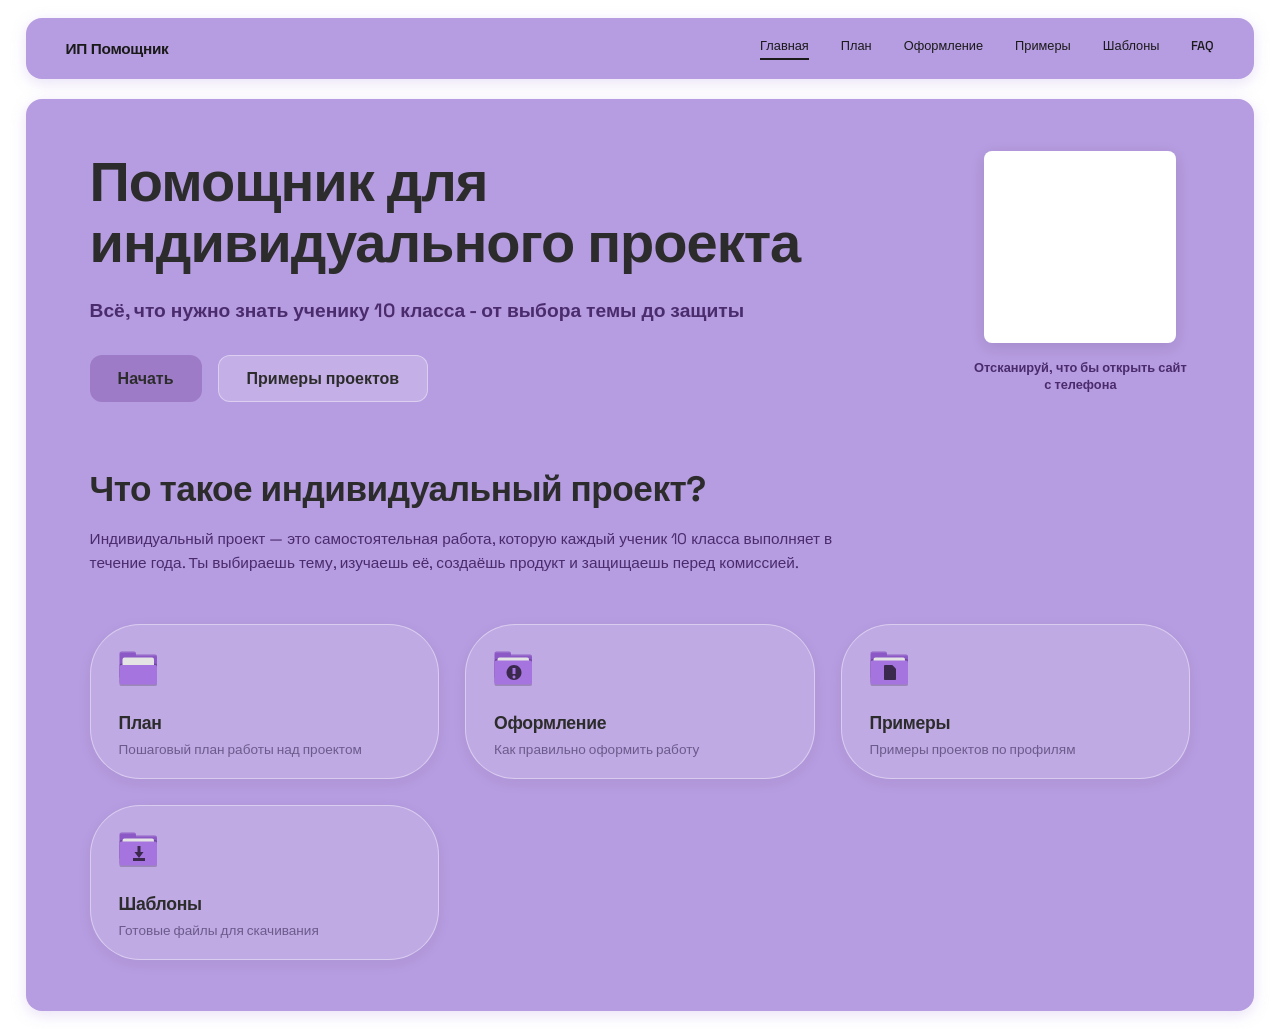
<file: index.html>
<!DOCTYPE html>
<html lang="ru">
<head>
    <meta charset="UTF-8">
    <meta name="viewport" content="width=device-width, initial-scale=1.0">
    <title>ИП Помощник - Главная</title>
    <link rel="preconnect" href="https://fonts.googleapis.com">
    <link rel="preconnect" href="https://fonts.gstatic.com" crossorigin>
    <link href="https://fonts.googleapis.com/css2?family=Space+Grotesk:wght@400;500;600;700&display=swap" rel="stylesheet">
    <link rel="stylesheet" href="style.css">
</head>
<body>

    <div class="app-wrapper">
        
        <!-- Шапка сайта -->
        <header class="header-card">
            <div class="logo">ИП Помощник</div>
            <nav class="navigation">
                <a href="index.html" class="active">Главная</a>
                <a href="#">План</a>
                <a href="#">Оформление</a>
                <a href="#">Примеры</a>
                <a href="templates.html">Шаблоны</a>
                <a href="#">FAQ</a>
            </nav>
        </header>

        <!-- Основной контент -->
        <main class="content-card">
            
            <!-- Верхний блок: Заголовок + Кнопки + Пустой квадрат -->
            <div class="hero-section">
                <div class="hero-text">
                    <h1>Помощник для индивидуального проекта</h1>
                    <p class="subtitle">Всё, что нужно знать ученику 10 класса - от выбора темы до защиты</p>
                    
                    <div class="buttons-group">
                        <button class="btn btn-primary">Начать</button>
                        <button class="btn btn-secondary">Примеры проектов</button>
                    </div>
                </div>
                
                <div class="hero-square">
                    <!-- Пустой белый квадрат на месте QR-кода -->
                    <div class="empty-square"></div>
                    <p class="square-text">Отсканируй, что бы открыть сайт с телефона</p>
                </div>
            </div>

            <!-- Блок: Что такое индивидуальный проект? -->
            <div class="info-section">
                <h2>Что такое индивидуальный проект?</h2>
                <p>Индивидуальный проект — это самостоятельная работа, которую каждый ученик 10 класса выполняет в течение года. Ты выбираешь тему, изучаешь её, создаёшь продукт и защищаешь перед комиссией.</p>
            </div>

            <!-- Сетка с навигационными карточками (Плашки) -->
            <div class="grid-container home-grid">
                
                <!-- План -->
                <a href="#" class="card home-card">
                    <div class="card-icon">
                        <svg viewBox="0 0 32 32" xmlns="http://www.w3.org/2000/svg">
                            <rect style="opacity:0.2" width="25" height="13" x="3" y="15" rx="1.25" ry="1.25"/>
                            <path style="fill:#8b58c5" d="M 3,21.75 C 3,22.442 3.5575,23 4.25,23 H 26.75 C 27.442,23 28,22.442 28,21.75 V 8.25 C 28,7.5575 27.442,7 26.75,7 H 14 V 6.25 C 14,5.5575 13.443,5 12.75,5 H 4.25 C 3.5575,5 3,5.5575 3,6.25"/>
                            <rect style="opacity:0.2" width="25" height="13" x="3" y="13" rx="1.25" ry="1.25"/>
                            <rect style="fill:#e4e4e4" width="21" height="10" x="5" y="9" rx="1.25" ry="1.25"/>
                            <rect style="fill:#a674de" width="25" height="13" x="3" y="14" rx="1.25" ry="1.25"/>
                            <path style="opacity:0.1;fill:#ffffff" d="M 4.25,5 C 3.557,5 3,5.5575 3,6.25 V 7.25 C 3,6.5575 3.557,6 4.25,6 H 12.75 C 13.443,6 14,6.5575 14,7.25 V 8 H 26.75 C 27.442,8 28,8.5575 28,9.25 V 8.25 C 28,7.5575 27.442,7 26.75,7 H 14 V 6.25 C 14,5.5575 13.443,5 12.75,5 Z"/>
                        </svg>
                    </div>
                    <div class="card-text">
                        <h3>План</h3>
                        <p>Пошаговый план работы над проектом</p>
                    </div>
                </a>

                <!-- Оформление -->
                <a href="#" class="card home-card">
                    <div class="card-icon">
                        <svg viewBox="0 0 32 32" xmlns="http://www.w3.org/2000/svg">
                            <rect style="opacity:0.2" width="25" height="16" x="3" y="12" rx="1.25" ry="1.25"/>
                            <path style="fill:#8b58c5" d="M 3,21.75 C 3,22.442 3.5575,23 4.25,23 H 26.75 C 27.442,23 28,22.442 28,21.75 V 8.25 C 28,7.5575 27.442,7 26.75,7 H 14 V 6.25 C 14,5.5575 13.443,5 12.75,5 H 4.25 C 3.5575,5 3,5.5575 3,6.25"/>
                            <rect style="opacity:0.2" width="25" height="16" x="3" y="10" rx="1.25" ry="1.25"/>
                            <rect style="fill:#e4e4e4" width="21" height="10" x="5" y="9" rx="1.25" ry="1.25"/>
                            <rect style="fill:#a674de" width="25" height="16" x="3" y="11" rx="1.25" ry="1.25"/>
                            <path style="opacity:0.1;fill:#ffffff" d="M 4.25 5 C 3.5575 5 3 5.5575 3 6.25 L 3 7.25 C 3 6.5575 3.5575 6 4.25 6 L 12.75 6 C 13.443 6 14 6.5575 14 7.25 L 14 8 L 26.75 8 C 27.442 8 28 8.5575 28 9.25 L 28 8.25 C 28 7.5575 27.442 7 26.75 7 L 14 7 L 14 6.25 C 14 5.5575 13.443 5 12.75 5 L 4.25 5 z"/>
                            <path style="fill:#3a284d" d="M 16,14 C 13.239,14 11,16.239 11,19 11,21.761 13.239,24 16,24 18.761,24 21,21.761 21,19 21,16.239 18.761,14 16,14 Z M 15,16 H 17 V 20 H 15 Z M 16,21 C 16.552,21 17,21.448 17,22 17,22.552 16.552,23 16,23 15.448,23 15,22.552 15,22 15,21.448 15.448,21 16,21 Z"/>
                        </svg>
                    </div>
                    <div class="card-text">
                        <h3>Оформление</h3>
                        <p>Как правильно оформить работу</p>
                    </div>
                </a>

                <!-- Примеры -->
                <a href="#" class="card home-card">
                    <div class="card-icon">
                        <svg viewBox="0 0 32 32" xmlns="http://www.w3.org/2000/svg">
                            <rect style="opacity:0.2" width="25" height="16" x="3" y="12" rx="1.25" ry="1.25"/>
                            <path style="fill:#8b58c5" d="M 3,21.75 C 3,22.442 3.5575,23 4.25,23 H 26.75 C 27.442,23 28,22.442 28,21.75 V 8.25 C 28,7.5575 27.442,7 26.75,7 H 14 V 6.25 C 14,5.5575 13.443,5 12.75,5 H 4.25 C 3.5575,5 3,5.5575 3,6.25"/>
                            <rect style="opacity:0.2" width="25" height="16" x="3" y="10" rx="1.25" ry="1.25"/>
                            <rect style="fill:#e4e4e4" width="21" height="10" x="5" y="9" rx="1.25" ry="1.25"/>
                            <rect style="fill:#a674de" width="25" height="16" x="3" y="11" rx="1.25" ry="1.25"/>
                            <path style="opacity:0.1;fill:#ffffff" d="M 4.25 5 C 3.5575 5 3 5.5575 3 6.25 L 3 7.25 C 3 6.5575 3.5575 6 4.25 6 L 12.75 6 C 13.443 6 14 6.5575 14 7.25 L 14 8 L 26.75 8 C 27.442 8 28 8.5575 28 9.25 L 28 8.25 C 28 7.5575 27.442 7 26.75 7 L 14 7 L 14 6.25 C 14 5.5575 13.443 5 12.75 5 L 4.25 5 z"/>
                            <path style="fill:#3a284d" d="M 12.75,14 C 12.334,14 12,14.334 12,14.75 V 23.25 C 12,23.666 12.334,24 12.75,24 H 19.25 C 19.666,24 20,23.666 20,23.25 V 16.5 L 17.5,14 Z"/>
                        </svg>
                    </div>
                    <div class="card-text">
                        <h3>Примеры</h3>
                        <p>Примеры проектов по профилям</p>
                    </div>
                </a>

                <!-- Шаблоны (ведет на вторую страницу) -->
                <a href="templates.html" class="card home-card">
                    <div class="card-icon">
                        <svg viewBox="0 0 32 32" xmlns="http://www.w3.org/2000/svg">
                            <rect style="opacity:0.2" width="25" height="16" x="3" y="12" rx="1.25" ry="1.25"/>
                            <path style="fill:#8b58c5" d="M 3,21.75 C 3,22.442 3.5575,23 4.25,23 H 26.75 C 27.442,23 28,22.442 28,21.75 V 8.25 C 28,7.5575 27.442,7 26.75,7 H 14 V 6.25 C 14,5.5575 13.443,5 12.75,5 H 4.25 C 3.5575,5 3,5.5575 3,6.25"/>
                            <rect style="opacity:0.2" width="25" height="16" x="3" y="10" rx="1.25" ry="1.25"/>
                            <rect style="fill:#e4e4e4" width="21" height="10" x="5" y="9" rx="1.25" ry="1.25"/>
                            <rect style="fill:#a674de" width="25" height="16" x="3" y="11" rx="1.25" ry="1.25"/>
                            <path style="opacity:0.1;fill:#ffffff" d="M 4.25 5 C 3.5575 5 3 5.5575 3 6.25 L 3 7.25 C 3 6.5575 3.5575 6 4.25 6 L 12.75 6 C 13.443 6 14 6.5575 14 7.25 L 14 8 L 26.75 8 C 27.442 8 28 8.5575 28 9.25 L 28 8.25 C 28 7.5575 27.442 7 26.75 7 L 14 7 L 14 6.25 C 14 5.5575 13.443 5 12.75 5 L 4.25 5 z"/>
                            <path style="fill:#3a284d" d="M 15,14 V 18 H 13 L 16,22 19,18 H 17 V 14 Z M 12,22 V 24 H 20 V 22 Z"/>
                        </svg>
                    </div>
                    <div class="card-text">
                        <h3>Шаблоны</h3>
                        <p>Готовые файлы для скачивания</p>
                    </div>
                </a>

            </div>
        </main>
    </div>

</body>
</html>
</file>
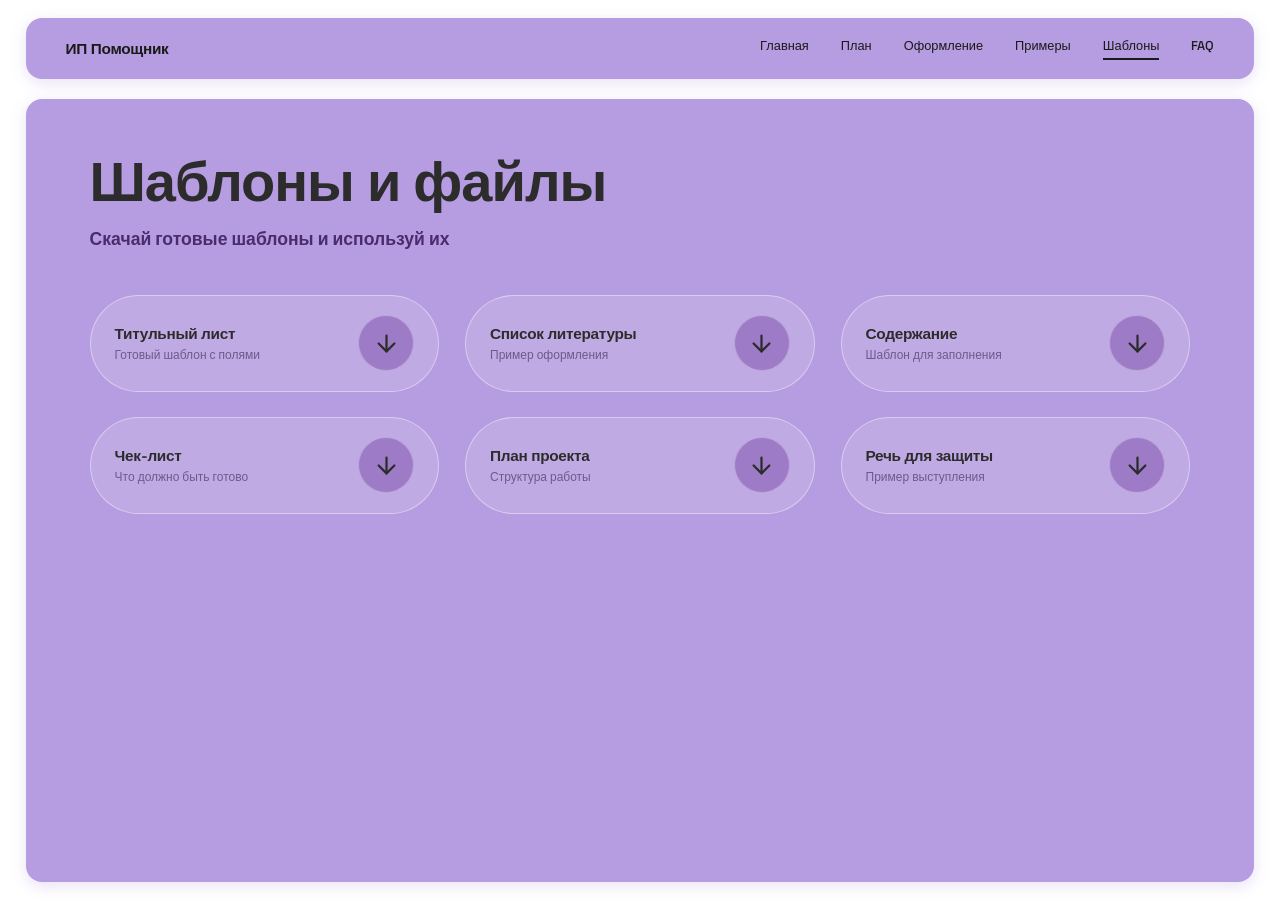
<file: templates.html>
<!DOCTYPE html>
<html lang="ru">
<head>
    <meta charset="UTF-8">
    <meta name="viewport" content="width=device-width, initial-scale=1.0">
    <title>ИП Помощник - Шаблоны и файлы</title>
    <link rel="preconnect" href="https://fonts.googleapis.com">
    <link rel="preconnect" href="https://fonts.gstatic.com" crossorigin>
    <link href="https://fonts.googleapis.com/css2?family=Space+Grotesk:wght@400;500;600;700&display=swap" rel="stylesheet">
    <link rel="stylesheet" href="style.css">
</head>
<body>

    <div class="app-wrapper">
        
        <header class="header-card">
            <div class="logo">ИП Помощник</div>
            <nav class="navigation">
                <a href="index.html">Главная</a>
                <a href="#">План</a>
                <a href="#">Оформление</a>
                <a href="#">Примеры</a>
                <a href="templates.html" class="active">Шаблоны</a>
                <a href="#">FAQ</a>
            </nav>
        </header>

        <main class="content-card">
            
            <div class="page-header">
                <h1>Шаблоны и файлы</h1>
                <p class="subtitle">Скачай готовые шаблоны и используй их</p>
            </div>

            <div class="grid-container">
                
                <a href="#" class="card">
                    <div class="card-text">
                        <h3>Титульный лист</h3>
                        <p>Готовый шаблон с полями</p>
                    </div>
                    <div class="download-btn">
                        <svg viewBox="0 0 24 24" fill="none" stroke="currentColor" stroke-width="2" stroke-linecap="round" stroke-linejoin="round">
                            <line x1="12" y1="5" x2="12" y2="19"></line>
                            <polyline points="19 12 12 19 5 12"></polyline>
                        </svg>
                    </div>
                </a>

                <a href="#" class="card">
                    <div class="card-text">
                        <h3>Список литературы</h3>
                        <p>Пример оформления</p>
                    </div>
                    <div class="download-btn">
                        <svg viewBox="0 0 24 24" fill="none" stroke="currentColor" stroke-width="2" stroke-linecap="round" stroke-linejoin="round">
                            <line x1="12" y1="5" x2="12" y2="19"></line>
                            <polyline points="19 12 12 19 5 12"></polyline>
                        </svg>
                    </div>
                </a>

                <a href="#" class="card">
                    <div class="card-text">
                        <h3>Содержание</h3>
                        <p>Шаблон для заполнения</p>
                    </div>
                    <div class="download-btn">
                        <svg viewBox="0 0 24 24" fill="none" stroke="currentColor" stroke-width="2" stroke-linecap="round" stroke-linejoin="round">
                            <line x1="12" y1="5" x2="12" y2="19"></line>
                            <polyline points="19 12 12 19 5 12"></polyline>
                        </svg>
                    </div>
                </a>

                <a href="#" class="card">
                    <div class="card-text">
                        <h3>Чек-лист</h3>
                        <p>Что должно быть готово</p>
                    </div>
                    <div class="download-btn">
                        <svg viewBox="0 0 24 24" fill="none" stroke="currentColor" stroke-width="2" stroke-linecap="round" stroke-linejoin="round">
                            <line x1="12" y1="5" x2="12" y2="19"></line>
                            <polyline points="19 12 12 19 5 12"></polyline>
                        </svg>
                    </div>
                </a>

                <a href="#" class="card">
                    <div class="card-text">
                        <h3>План проекта</h3>
                        <p>Структура работы</p>
                    </div>
                    <div class="download-btn">
                        <svg viewBox="0 0 24 24" fill="none" stroke="currentColor" stroke-width="2" stroke-linecap="round" stroke-linejoin="round">
                            <line x1="12" y1="5" x2="12" y2="19"></line>
                            <polyline points="19 12 12 19 5 12"></polyline>
                        </svg>
                    </div>
                </a>

                <a href="#" class="card">
                    <div class="card-text">
                        <h3>Речь для защиты</h3>
                        <p>Пример выступления</p>
                    </div>
                    <div class="download-btn">
                        <svg viewBox="0 0 24 24" fill="none" stroke="currentColor" stroke-width="2" stroke-linecap="round" stroke-linejoin="round">
                            <line x1="12" y1="5" x2="12" y2="19"></line>
                            <polyline points="19 12 12 19 5 12"></polyline>
                        </svg>
                    </div>
                </a>

            </div>
        </main>
    </div>

</body>
</html>
</file>
<file: style.css>
/* --- Сброс стилей --- */
* {
    margin: 0;
    padding: 0;
    box-sizing: border-box;
}

html, body {
    width: 100%;
    min-height: 100vh;
}

body {
    font-family: 'Space Grotesk', sans-serif;
    background-color: #ffffff;
    display: flex;
    justify-content: center;
    padding: 2vh 2vw;
    color: #1a1a1a;
}

/* --- Общий контейнер --- */
.app-wrapper {
    width: 100%;
    max-width: 1400px;
    display: flex;
    flex-direction: column;
    gap: 20px; 
    min-height: calc(100vh - 4vh);
}

/* --- ШАПКА --- */
.header-card {
    background-color: #B69CE0;
    border-radius: 16px;
    padding: 1.2rem 2.5rem;
    display: flex;
    justify-content: space-between;
    align-items: center;
    flex-wrap: wrap;
    gap: 1rem;
    flex-shrink: 0;
    box-shadow: 0 4px 15px rgba(182, 156, 224, 0.3);
}

.logo {
    font-weight: 700;
    font-size: clamp(0.9rem, 1.2vw, 1.1rem);
    color: #1a1a1a;
    white-space: nowrap;
    letter-spacing: -0.3px;
}

.navigation {
    display: flex;
    gap: clamp(1rem, 2.5vw, 2.5rem);
    flex-wrap: wrap;
    justify-content: center;
}

.navigation a {
    text-decoration: none;
    color: #1a1a1a;
    font-size: clamp(0.8rem, 1vw, 0.95rem);
    font-weight: 500;
    padding-bottom: 4px;
    border-bottom: 2px solid transparent;
    transition: border-color 0.2s;
    white-space: nowrap;
}

.navigation a:hover {
    border-bottom-color: rgba(26, 26, 26, 0.3);
}

.navigation a.active {
    border-bottom-color: #1a1a1a;
}

/* --- ОСНОВНОЙ КОНТЕНТ --- */
.content-card {
    background-color: #B69CE0;
    border-radius: 16px;
    padding: clamp(2rem, 4vw, 4rem) clamp(1.5rem, 5vw, 4rem);
    flex-grow: 1;
    box-shadow: 0 4px 15px rgba(182, 156, 224, 0.3);
}

/* =========================================
   ГЛАВНАЯ СТРАНИЦА (index.html)
   ========================================= */

.hero-section {
    display: flex;
    justify-content: space-between;
    align-items: flex-start;
    gap: 3rem;
    margin-bottom: 4rem;
    flex-wrap: wrap;
}

.hero-text {
    flex: 1;
    min-width: 300px;
}

.hero-text h1 {
    font-size: clamp(2rem, 5vw, 3.5rem);
    font-weight: 700;
    color: #2c2c2c;
    margin-bottom: 1.5rem;
    line-height: 1.1;
    letter-spacing: -1px;
}

.hero-text .subtitle {
    font-size: clamp(1rem, 1.5vw, 1.2rem);
    font-weight: 600;
    color: #4a2c6d;
    margin-bottom: 2rem;
}

/* Кнопки */
.buttons-group {
    display: flex;
    gap: 1rem;
    flex-wrap: wrap;
}

.btn {
    padding: 12px 28px;
    border-radius: 12px;
    font-family: 'Space Grotesk', sans-serif;
    font-size: 1rem;
    font-weight: 600;
    cursor: pointer;
    transition: all 0.2s;
    border: none;
}

.btn-primary {
    background-color: #9E7BC7;
    color: #2c2c2c;
}

.btn-primary:hover {
    background-color: #8a63b8;
    transform: translateY(-2px);
}

.btn-secondary {
    background-color: rgba(255, 255, 255, 0.2);
    color: #2c2c2c;
    border: 1px solid rgba(255, 255, 255, 0.4);
}

.btn-secondary:hover {
    background-color: rgba(255, 255, 255, 0.3);
    transform: translateY(-2px);
}

/* Пустой квадрат вместо QR-кода */
.hero-square {
    display: flex;
    flex-direction: column;
    align-items: center;
    gap: 16px;
    flex-shrink: 0;
}

.empty-square {
    width: clamp(160px, 15vw, 220px);
    height: clamp(160px, 15vw, 220px);
    background-color: #ffffff;
    border-radius: 8px;
    box-shadow: 0 4px 15px rgba(0, 0, 0, 0.1);
}

.square-text {
    font-size: 0.8rem;
    font-weight: 600;
    color: #4a2c6d;
    text-align: center;
    max-width: 220px;
}

/* Блок "Что такое индивидуальный проект?" */
.info-section {
    margin-bottom: 3rem;
}

.info-section h2 {
    font-size: clamp(1.5rem, 3vw, 2.2rem);
    font-weight: 700;
    color: #2c2c2c;
    margin-bottom: 1rem;
    letter-spacing: -0.5px;
}

.info-section p {
    font-size: clamp(0.95rem, 1.2vw, 1.1rem);
    color: #4a2c6d;
    line-height: 1.6;
    max-width: 800px;
}

/* Сетка карточек на главной (Плашки) */
.home-grid {
    grid-template-columns: repeat(4, 1fr);
}

/* --- Плашка на главной --- */
.home-card {
    display: flex;
    flex-direction: column;
    align-items: flex-start; /* Прижимаем всё к левому краю */
    text-align: left;
    padding: 1.5rem;
    border-radius: 20px;
    background-color: #ffffff;
    border: 1px solid rgba(255, 255, 255, 0.5);
    box-shadow: 0 4px 15px rgba(0, 0, 0, 0.05);
    min-height: auto;
    gap: 0; /* Убираем универсальный gap, будем задавать отступы вручную */
}

.home-card:hover {
    background-color: #f9f9f9;
    transform: translateY(-5px);
    box-shadow: 0 8px 25px rgba(0, 0, 0, 0.1);
}

/* Иконка */
.card-icon {
    width: 48px;
    height: 48px;
    display: flex;
    align-items: center;
    justify-content: center;
    margin-bottom: 1.25rem; /* Отступ от иконки до заголовка */
    /* Убираем любой фоновый цвет, чтобы иконка была "голой", как на картинке */
    background-color: transparent;
    padding: 0;
    /* Прижимаем к левому краю контейнера */
    margin-left: 0;
    align-self: flex-start;
}

.card-icon svg {
    width: 100%;
    height: 100%;
    display: block;
}

/* Текстовый блок внутри плашки */
.home-card .card-text {
    display: flex;
    flex-direction: column;
    align-items: flex-start;
    text-align: left;
    width: 100%;
    margin: 0;
    padding: 0;
    /* Сдвигаем текст чуть правее */
    padding-left: 4px; /* Можно увеличить до 12px, если нужно больше */
}

.home-card .card-text h3 {
    font-size: 1.1rem;
    font-weight: 700;
    color: #2c2c2c;
    margin-bottom: 6px;
    letter-spacing: -0.3px;
    margin-left: 0;
    padding-left: 0;
}

.home-card .card-text p {
    font-size: 0.85rem;
    color: #6b5b8a;
    line-height: 1.4;
    font-weight: 500;
    margin: 0;
    padding: 0;
}

/* =========================================
   СТРАНИЦА ШАБЛОНОВ (templates.html)
   ========================================= */

.page-header {
    margin-bottom: clamp(2rem, 5vh, 4rem);
}

.page-header h1 {
    font-size: clamp(2rem, 5vw, 3.5rem);
    font-weight: 700;
    color: #2c2c2c;
    margin-bottom: 1rem;
    line-height: 1.1;
    letter-spacing: -1px;
}

.page-header .subtitle {
    font-size: clamp(0.9rem, 1.5vw, 1.1rem);
    font-weight: 600;
    color: #4a2c6d;
}

/* Сетка карточек шаблонов */
.grid-container {
    display: grid;
    grid-template-columns: repeat(auto-fit, minmax(320px, 1fr));
    gap: clamp(1rem, 2vw, 2rem);
    width: 100%;
}

/* Карточка шаблона ("таблетка") */
.card {
    display: flex;
    justify-content: space-between;
    align-items: center;
    background-color: rgba(255, 255, 255, 0.15);
    border: 1px solid rgba(255, 255, 255, 0.4);
    border-radius: 50px;
    padding: clamp(0.75rem, 1.5vw, 1.25rem) clamp(1rem, 2vw, 1.5rem);
    text-decoration: none;
    transition: background-color 0.2s ease, border-color 0.2s ease, transform 0.2s;
    cursor: pointer;
    min-height: 80px;
}

.card:hover {
    background-color: rgba(255, 255, 255, 0.25);
    border-color: rgba(255, 255, 255, 0.6);
}

.card-text {
    display: flex;
    flex-direction: column;
    justify-content: center;
    flex: 1;
    margin-right: 1rem;
}

.card-text h3 {
    font-size: clamp(0.95rem, 1.2vw, 1.1rem);
    font-weight: 600;
    color: #2c2c2c;
    margin-bottom: 4px;
    letter-spacing: -0.3px;
}

.card-text p {
    font-size: clamp(0.75rem, 0.9vw, 0.85rem);
    color: #6b5b8a;
    font-weight: 400;
}

.download-btn {
    width: clamp(44px, 5vw, 56px);
    height: clamp(44px, 5vw, 56px);
    border-radius: 50%;
    background-color: #9E7BC7;
    border: 1px solid rgba(255, 255, 255, 0.3);
    display: flex;
    justify-content: center;
    align-items: center;
    flex-shrink: 0;
    transition: background-color 0.2s, transform 0.2s;
}

.download-btn svg {
    stroke: #2c2c2c;
    width: 50%;
    height: 50%;
}

.card:hover .download-btn {
    background-color: #8a63b8;
    transform: scale(1.05);
}

/* =========================================
   АДАПТИВНОСТЬ
   ========================================= */

@media (max-width: 1100px) {
    .home-grid {
        grid-template-columns: repeat(2, 1fr);
    }
}

@media (max-width: 900px) {
    .grid-container {
        grid-template-columns: 1fr;
    }
    
    .hero-section {
        flex-direction: column;
        align-items: center;
        text-align: center;
    }
    
    .hero-text {
        min-width: 100%;
    }
    
    .buttons-group {
        justify-content: center;
    }
    
    .info-section {
        text-align: center;
    }
    
    .info-section p {
        margin: 0 auto;
    }
    
    .home-grid {
        grid-template-columns: 1fr;
    }
}

@media (max-width: 600px) {
    body {
        padding: 1vh 1vw;
    }
    
    .app-wrapper {
        gap: 10px;
    }

    .header-card {
        flex-direction: column;
        padding: 1rem;
        gap: 0.5rem;
        border-radius: 12px;
    }
    
    .navigation {
        gap: 1rem;
    }

    .content-card {
        padding: 1.5rem 1rem;
        border-radius: 12px;
    }

    .card {
        padding: 0.75rem 1rem;
        min-height: 70px;
    }
    
    .home-card {
        align-items: center;
        text-align: center;
    }
    
    .page-header {
        margin-bottom: 1.5rem;
    }
}
</file>
